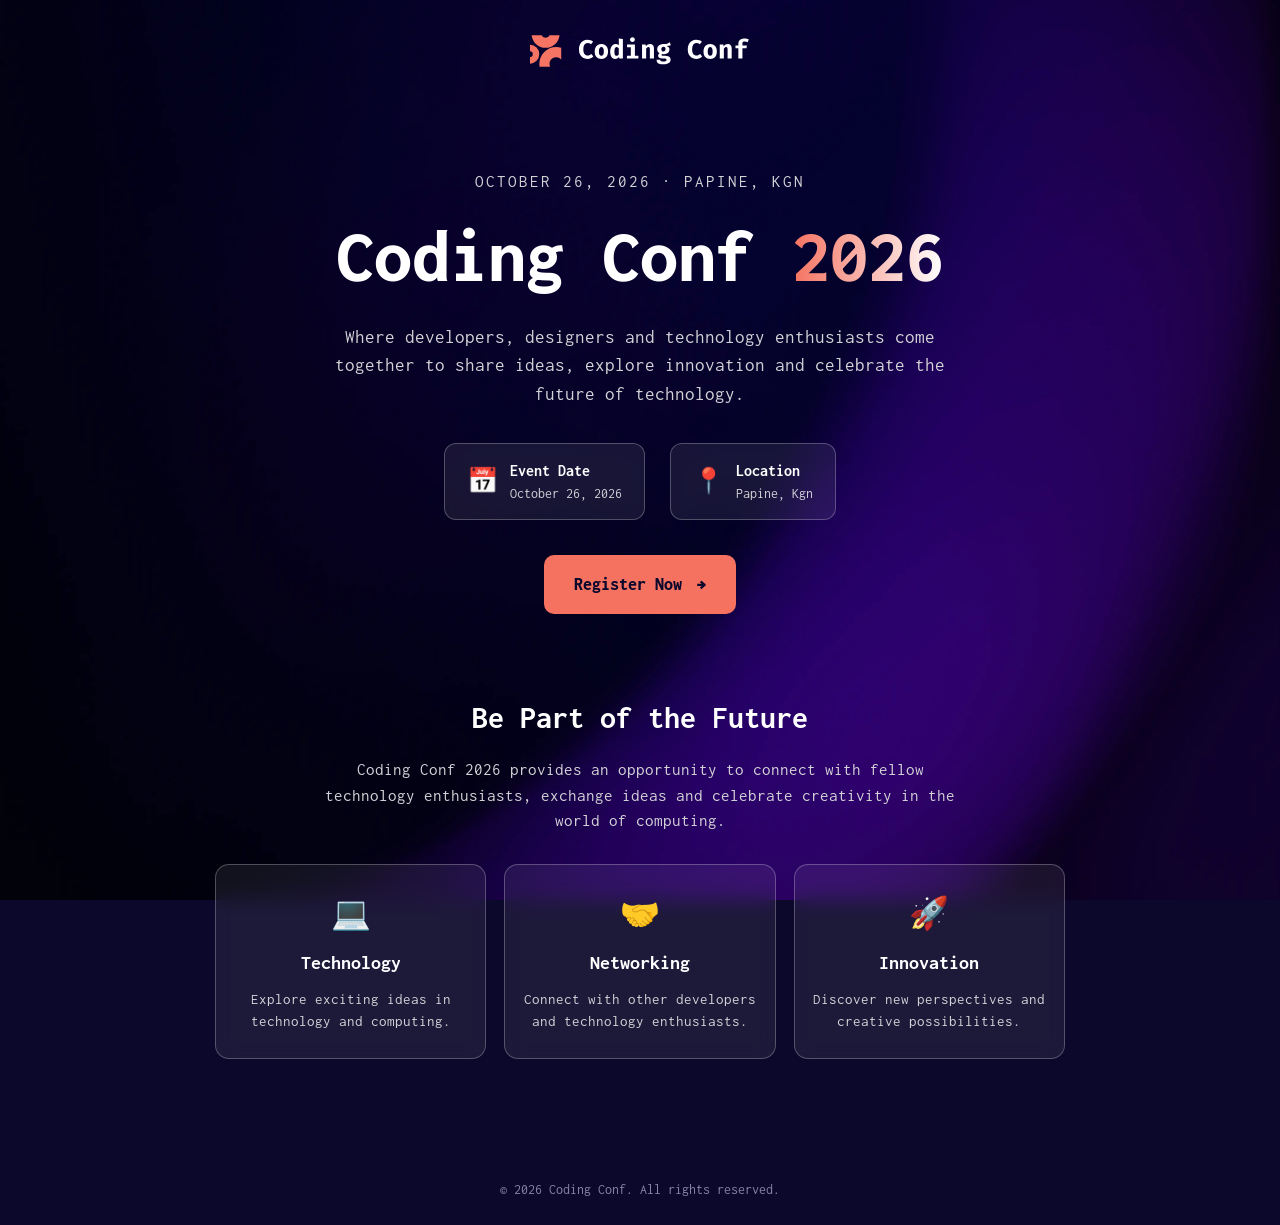
<file: index.html>
<!DOCTYPE html>
<html lang="en">
<head>
    <meta charset="UTF-8">
    <meta name="viewport" content="width=device-width, initial-scale=1.0">
    <meta name="description" content="Register for Coding Conf 2026, a technology conference celebrating coding and innovation.">
    <title>Coding Conf 2026 | Home</title>
    <link rel="stylesheet" href="css/style.css">
</head>

<body class="home-page">

    <header class="site-header">
        <a href="index.html" class="brand" aria-label="Coding Conf home">
            <img src="assets/images/logo-full.svg" alt="Coding Conf">
        </a>
    </header>

    <main class="home-main">
        <section class="hero">
            <p class="eyebrow">OCTOBER 26, 2026 · PAPINE, KGN</p>

            <h1>
                Coding Conf <span>2026</span>
            </h1>

            <p class="hero-description">
                Where developers, designers and technology enthusiasts
                come together to share ideas, explore innovation and
                celebrate the future of technology.
            </p>

            <div class="event-details">
                <div class="event-detail">
                    <span class="detail-icon">📅</span>
                    <div>
                        <h2>Event Date</h2>
                        <p>October 26, 2026</p>
                    </div>
                </div>

                <div class="event-detail">
                    <span class="detail-icon">📍</span>
                    <div>
                        <h2>Location</h2>
                        <p>Papine, Kgn</p>
                    </div>
                </div>
            </div>

            <a href="login.html" class="primary-button">
                Register Now
                <span aria-hidden="true">→</span>
            </a>
        </section>

        <section class="about-section">
            <h2>Be Part of the Future</h2>

            <p>
                Coding Conf 2026 provides an opportunity to connect
                with fellow technology enthusiasts, exchange ideas
                and celebrate creativity in the world of computing.
            </p>

            <div class="feature-grid">
                <article class="feature-card">
                    <span class="feature-icon">💻</span>
                    <h3>Technology</h3>
                    <p>Explore exciting ideas in technology and computing.</p>
                </article>

                <article class="feature-card">
                    <span class="feature-icon">🤝</span>
                    <h3>Networking</h3>
                    <p>Connect with other developers and technology enthusiasts.</p>
                </article>

                <article class="feature-card">
                    <span class="feature-icon">🚀</span>
                    <h3>Innovation</h3>
                    <p>Discover new perspectives and creative possibilities.</p>
                </article>
            </div>
        </section>
    </main>

    <footer class="site-footer">
        <p>© 2026 Coding Conf. All rights reserved.</p>
    </footer>

</body>
</html>
</file>
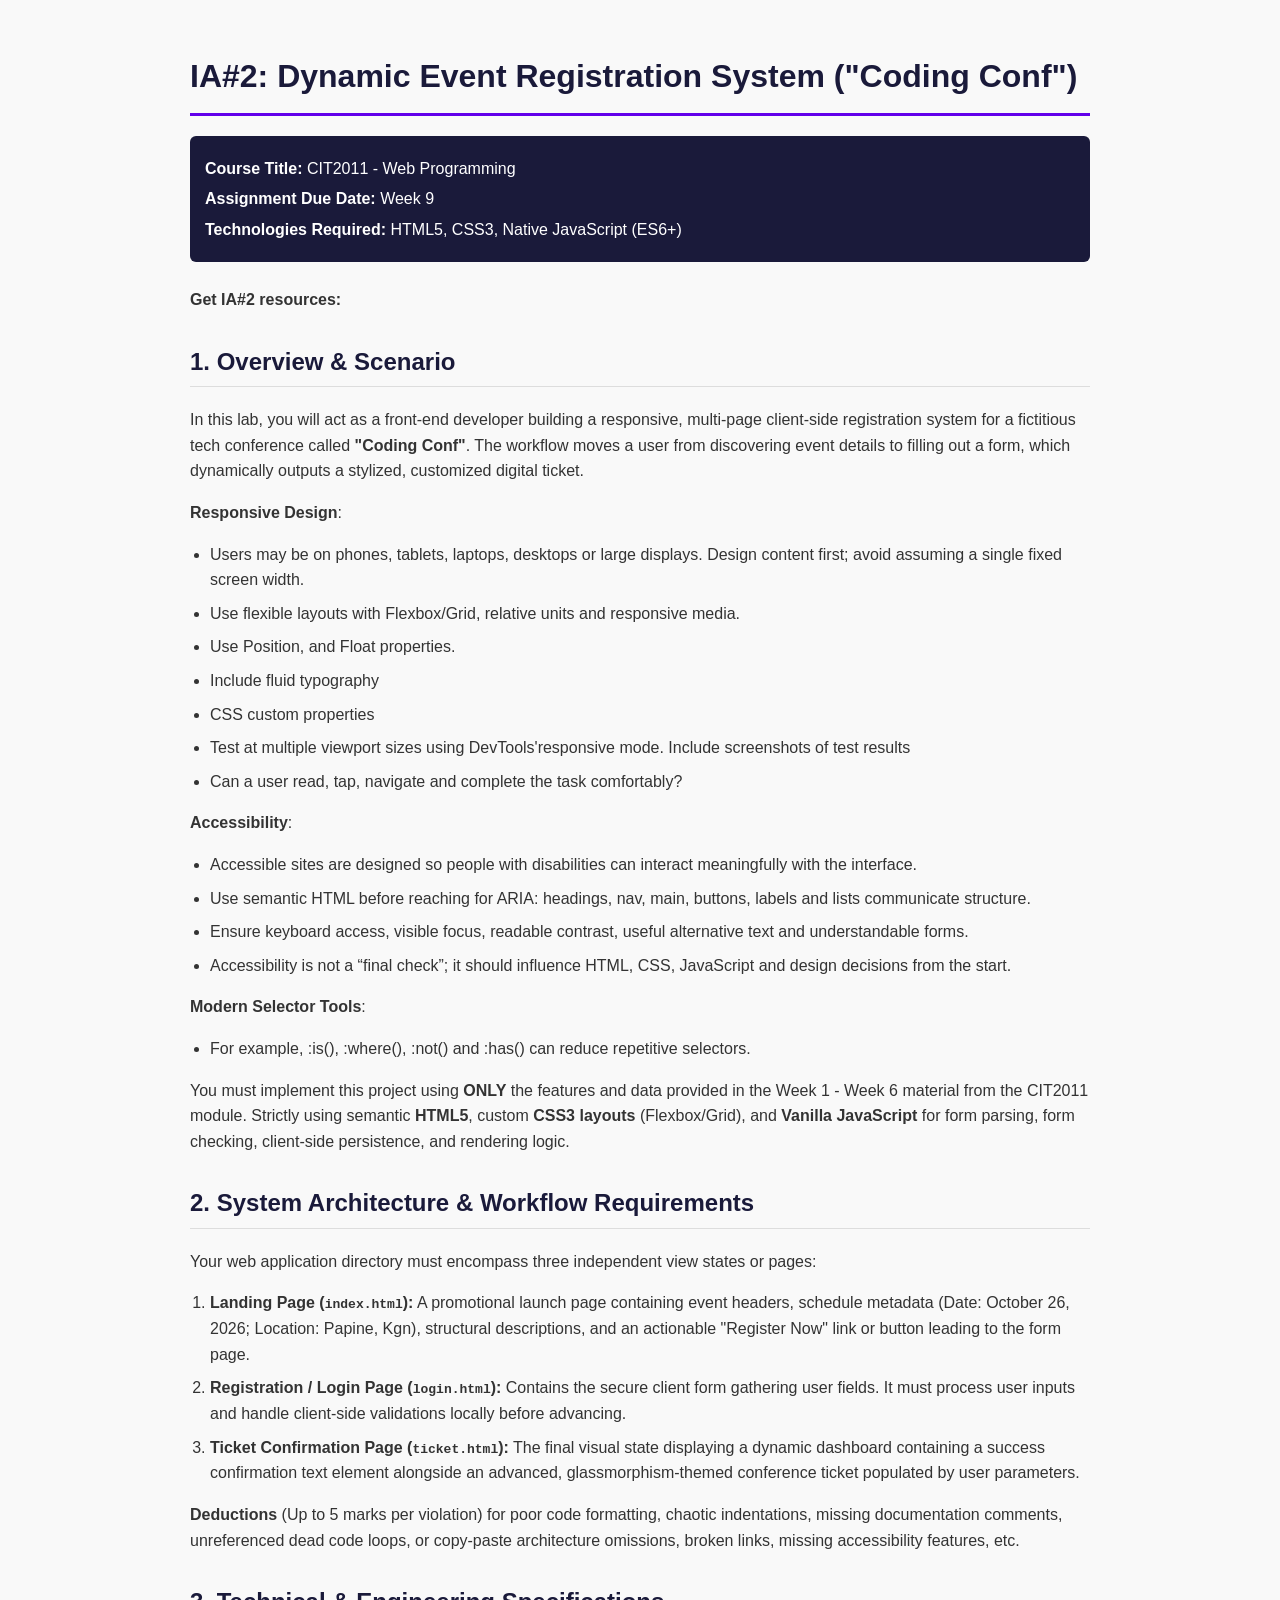
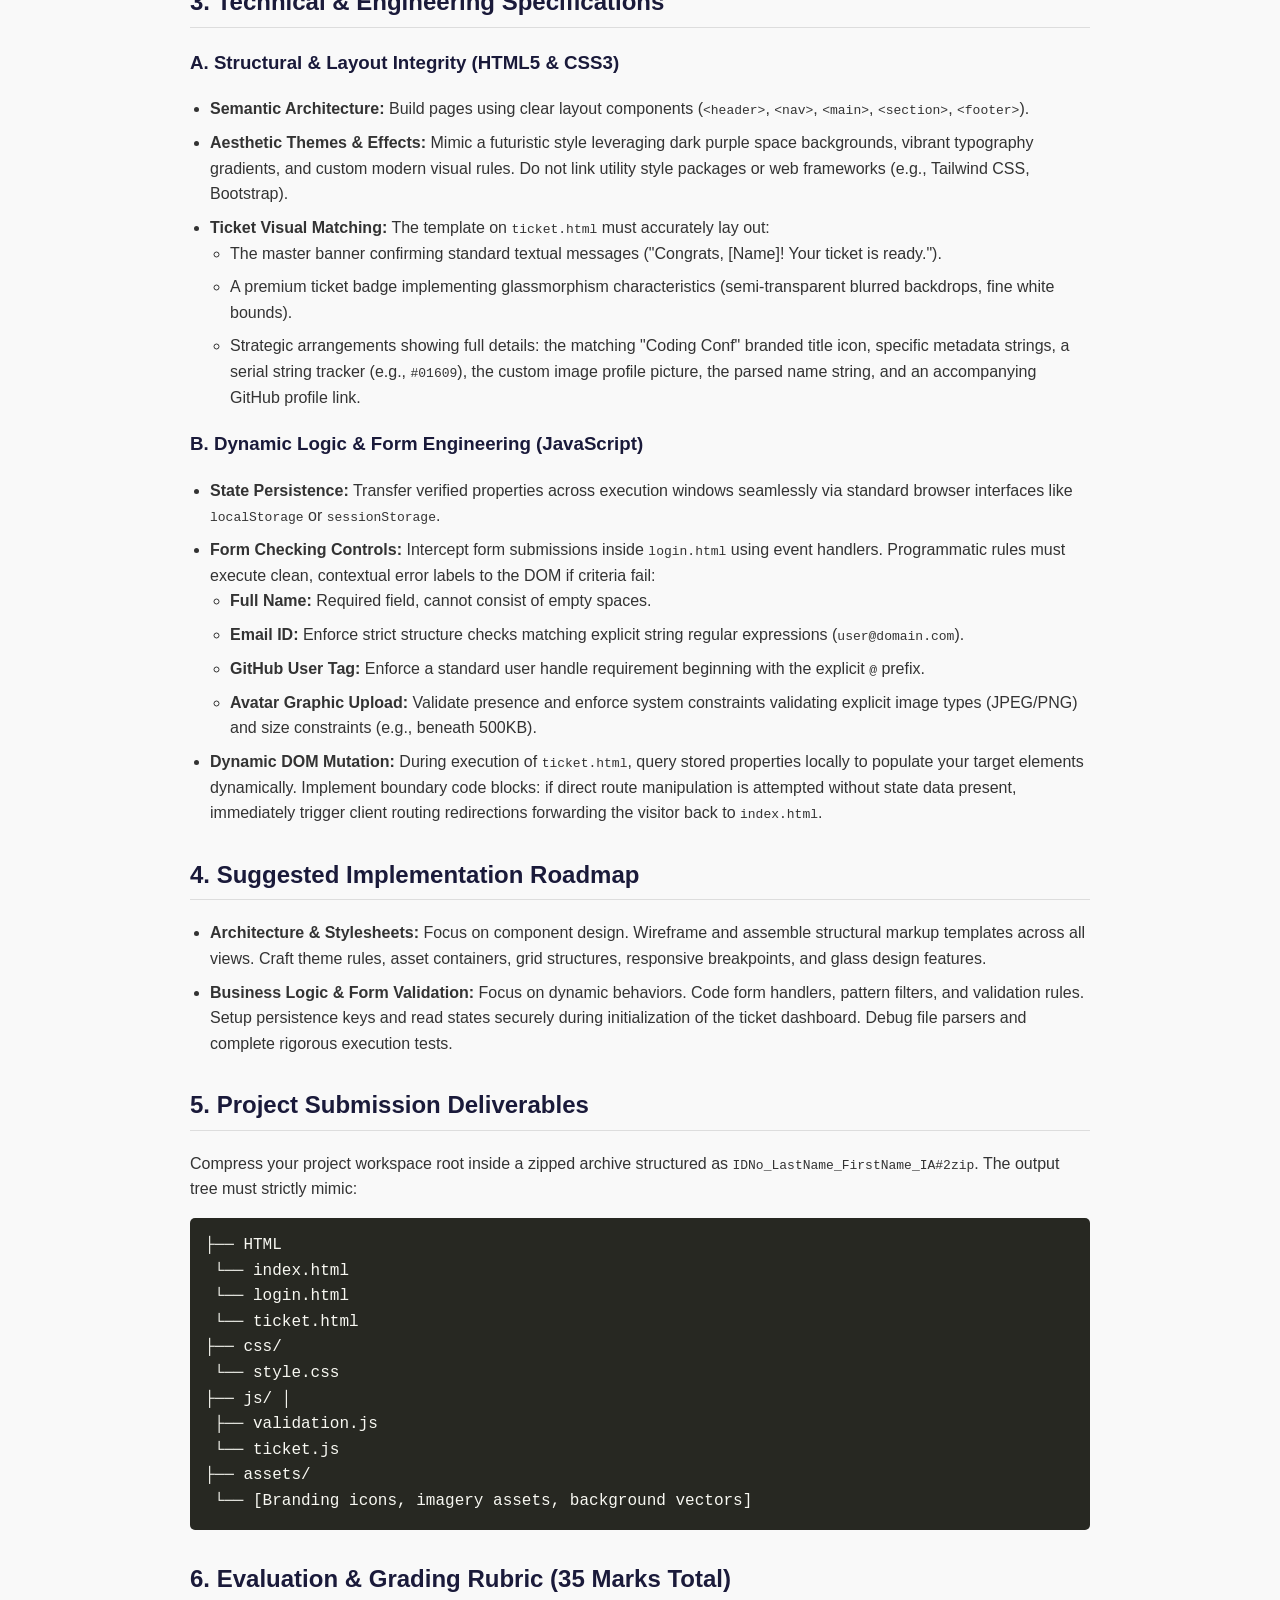
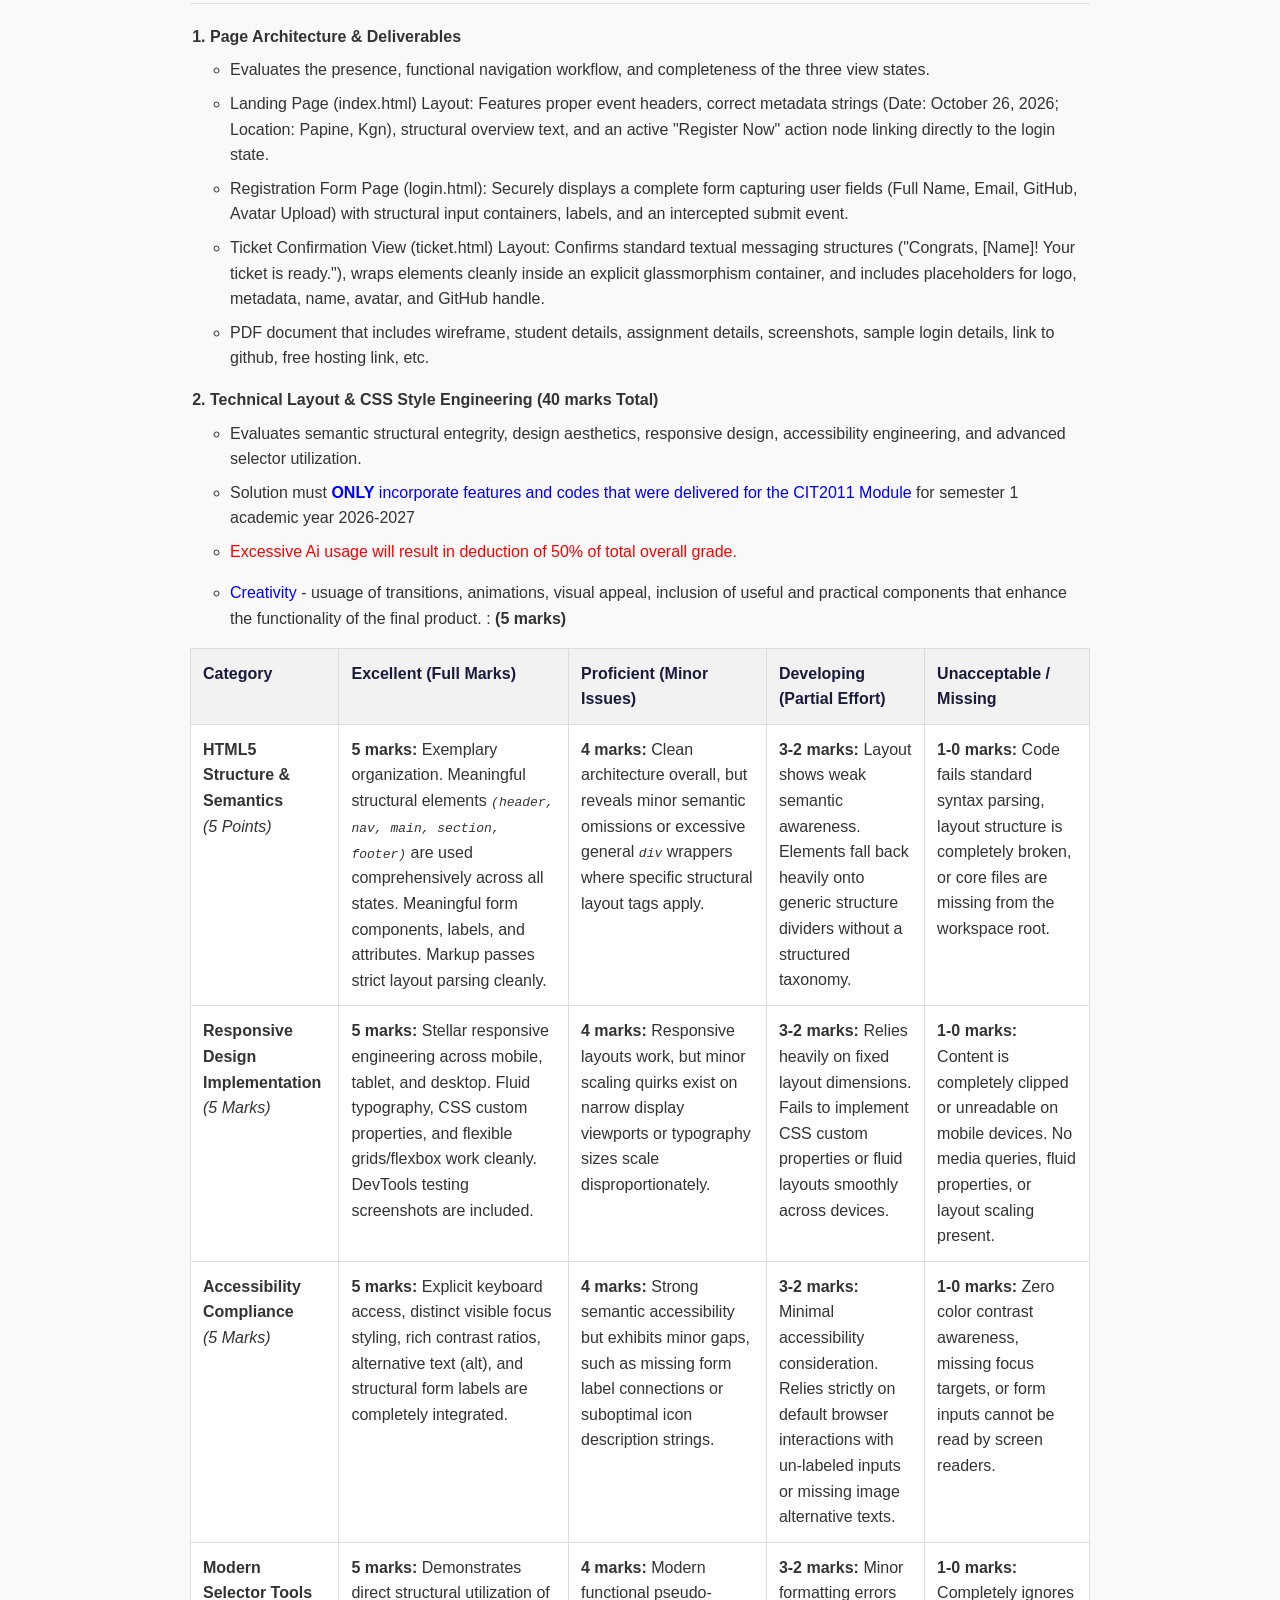
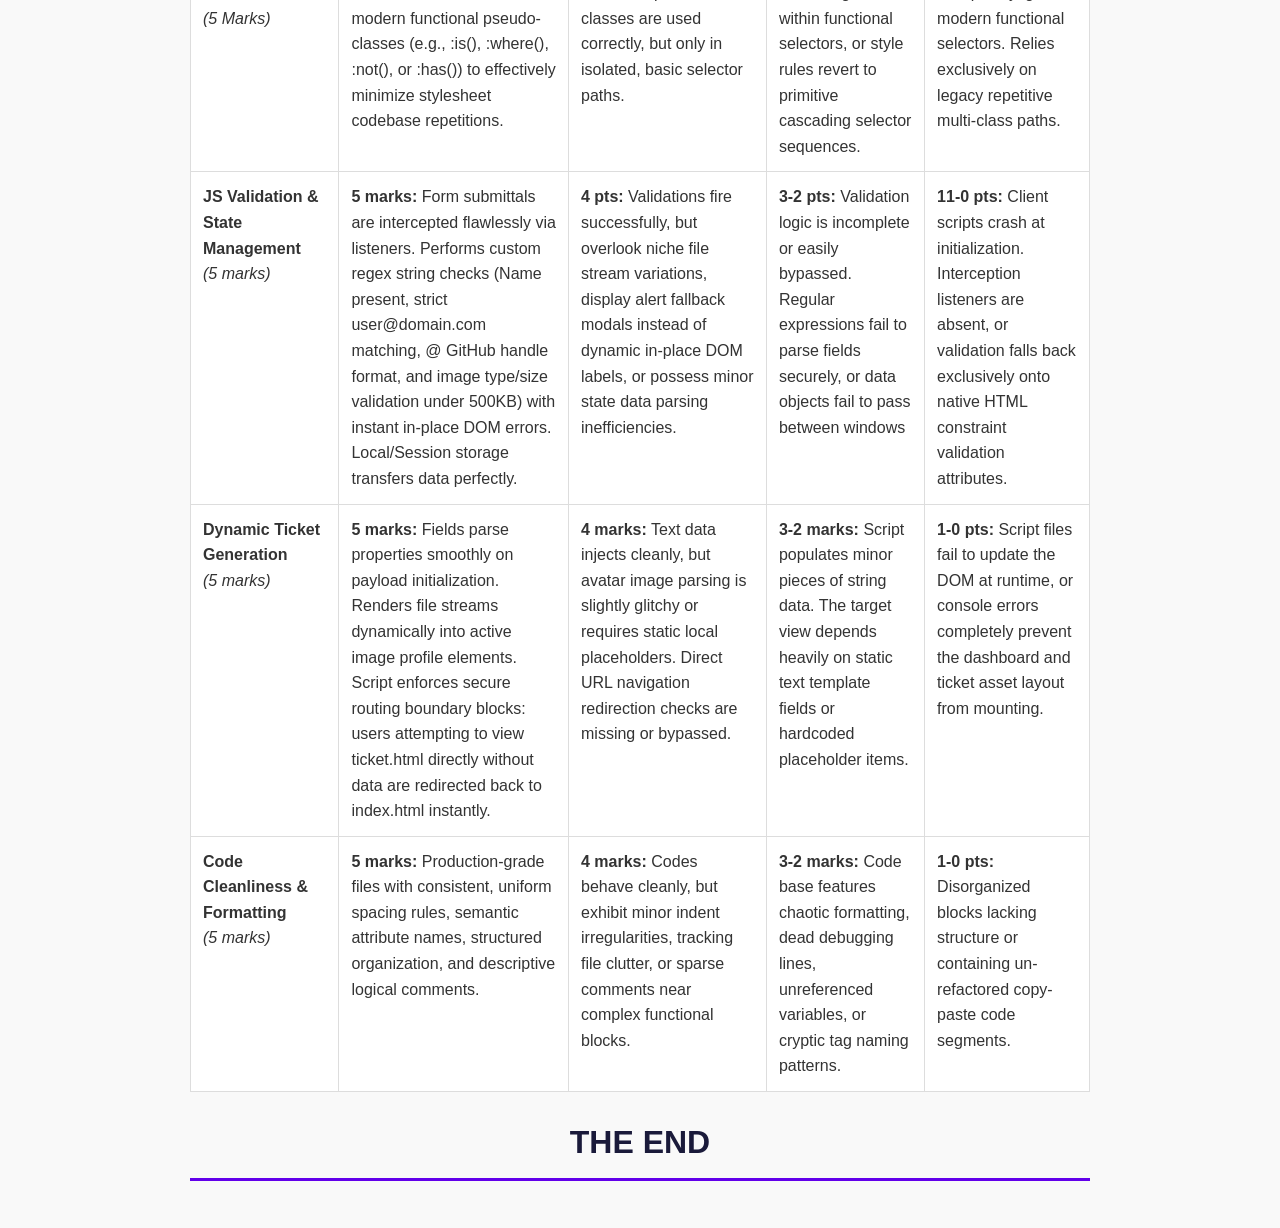
<file: CIT2011_IA#2_Instructions.html>
<!doctype html>
<html lang="en">
  <head>
    <meta charset="UTF-8" />
    <title>CIT2011 - Web Programming IA#2 - Coding Conf</title>
    <style>
      body {
        font-family: "Segoe UI", Tahoma, Geneva, Verdana, sans-serif;
        line-height: 1.6;
        color: #333;
        max-width: 900px;
        margin: 0 auto;
        padding: 30px;
        background-color: #f9f9f9;
      }
      h1,
      h2,
      h3 {
        color: #1a1a3a;
      }
      h1 {
        border-bottom: 3px solid #6200ea;
        padding-bottom: 10px;
        margin-bottom: 20px;
      }
      h2 {
        border-bottom: 1px solid #ddd;
        padding-bottom: 5px;
        margin-top: 30px;
      }
      .meta-info {
        background-color: #1a1a3a;
        color: white;
        padding: 15px;
        border-radius: 6px;
        margin-bottom: 25px;
      }
      .meta-info p {
        margin: 5px 0;
      }
      table {
        width: 100%;
        border-collapse: collapse;
        margin-top: 15px;
        margin-bottom: 25px;
        background-color: white;
      }
      th,
      td {
        border: 1px solid #ddd;
        padding: 12px;
        text-align: left;
        vertical-align: top;
      }
      th {
        background-color: #f2f2f2;
        color: #1a1a3a;
      }
      ul,
      ol {
        padding-left: 20px;
      }
      li {
        margin-bottom: 8px;
      }
      .code-block {
        background-color: #272822;
        color: #f8f8f2;
        padding: 15px;
        border-radius: 5px;
        font-family: "Courier New", Courier, monospace;
        overflow-x: auto;
        margin: 15px 0;
      }
    </style>
  </head>
  <body>
    <h1>IA#2: Dynamic Event Registration System ("Coding Conf")</h1>

    <div class="meta-info">
      <p><strong>Course Title:</strong> CIT2011 - Web Programming</p>
      <p><strong>Assignment Due Date:</strong> Week 9</p>
      <p>
        <strong>Technologies Required:</strong> HTML5, CSS3, Native JavaScript
        (ES6+)
      </p>
    </div>
    <h4>Get IA#2 resources: <a href=""></a></h4>
    <h2>1. Overview &amp; Scenario</h2>
    <p>
      In this lab, you will act as a front-end developer building a responsive,
      multi-page client-side registration system for a fictitious tech
      conference called <strong>"Coding Conf"</strong>. The workflow moves a
      user from discovering event details to filling out a form, which
      dynamically outputs a stylized, customized digital ticket.
    </p>
    <p><strong>Responsive Design</strong>:
    <ul>
        <li>Users may be on phones, tablets, laptops, desktops or large displays. Design content first; avoid assuming a single fixed screen width.</li>
        <li>Use flexible layouts with Flexbox/Grid, relative units and responsive media.</li>
        <li>Use Position, and Float properties.</li>
        <li>Include fluid typography</li>
        <li>CSS custom properties</li>
        <li>Test at multiple viewport sizes using DevTools'responsive mode. Include screenshots of test results</li>
        <li>Can a user read, tap, navigate and complete the task comfortably?</li>
    </ul></p>
<p><strong>Accessibility</strong>:                      
    <ul>
        <li>Accessible sites are designed so people with disabilities can interact meaningfully with the interface.</li>
        <li>Use semantic HTML before reaching for ARIA: headings, nav, main, buttons, labels and lists communicate structure.</li>
        <li>Ensure keyboard access, visible focus, readable contrast, useful alternative text and understandable forms.</li>
        <li>Accessibility is not a “final check”; it should influence HTML, CSS, JavaScript and design decisions from the start.</li>
    </ul></p>
    <p><strong>Modern Selector Tools</strong>:
        <ul><li>For example, :is(), :where(), :not() and :has() can reduce repetitive selectors.
        </li> </ul>      
    </p>

    <p>
      You must implement this project using <strong>ONLY</strong> the features and data provided in the Week 1 - Week 6 material from the CIT2011 module.
    
      Strictly using semantic
      <strong>HTML5</strong>, custom
      <strong>CSS3 layouts</strong> (Flexbox/Grid), and
      <strong>Vanilla JavaScript</strong> for form parsing, form checking,
      client-side persistence, and rendering logic.
    </p>

    <h2>2. System Architecture &amp; Workflow Requirements</h2>
    <p>
      Your web application directory must encompass three independent view
      states or pages:
    </p>
    <ol>
      <li>
        <strong>Landing Page (<code>index.html</code>):</strong> A promotional
        launch page containing event headers, schedule metadata (Date: October
        26, 2026; Location: Papine, Kgn), structural descriptions, and an
        actionable "Register Now" link or button leading to the form page. 
      </li>
      <li>
        <strong>Registration / Login Page (<code>login.html</code>):</strong>
        Contains the secure client form gathering user fields. It must process
        user inputs and handle client-side validations locally before advancing. 
      </li>
      <li>
        <strong>Ticket Confirmation Page (<code>ticket.html</code>):</strong>
        The final visual state displaying a dynamic dashboard containing a
        success confirmation text element alongside an advanced,
        glassmorphism-themed conference ticket populated by user parameters. 
      </li>
    </ol>
    <p> <strong>Deductions</strong> (Up to 5 marks per violation) for poor code formatting, chaotic indentations, missing documentation comments, 
        unreferenced dead code loops, or copy-paste architecture omissions, broken links, missing accessibility features, etc.</p>

    <h2>3. Technical &amp; Engineering Specifications</h2>

    <h3>A. Structural &amp; Layout Integrity (HTML5 &amp; CSS3)</h3>
    <ul>
      <li>
        <strong>Semantic Architecture:</strong> Build pages using clear layout
        components (<code>&lt;header&gt;</code>, <code>&lt;nav&gt;</code>,
        <code>&lt;main&gt;</code>, <code>&lt;section&gt;</code>,
        <code>&lt;footer&gt;</code>).
      </li>
      <li>
        <strong>Aesthetic Themes &amp; Effects:</strong> Mimic a futuristic
        style leveraging dark purple space backgrounds, vibrant typography
        gradients, and custom modern visual rules. Do not link utility style
        packages or web frameworks (e.g., Tailwind CSS, Bootstrap).
      </li>
      <li>
        <strong>Ticket Visual Matching:</strong> The template on
        <code>ticket.html</code> must accurately lay out:
        <ul>
          <li>
            The master banner confirming standard textual messages ("Congrats,
            [Name]! Your ticket is ready.").
          </li>
          <li>
            A premium ticket badge implementing glassmorphism characteristics
            (semi-transparent blurred backdrops, fine white bounds).
          </li>
          <li>
            Strategic arrangements showing full details: the matching "Coding
            Conf" branded title icon, specific metadata strings, a serial string
            tracker (e.g., <code>#01609</code>), the custom image profile
            picture, the parsed name string, and an accompanying GitHub profile
            link.
          </li>
        </ul>
      </li>
    </ul>

    <h3>B. Dynamic Logic &amp; Form Engineering (JavaScript)</h3> 
    <ul>
      <li>
        <strong>State Persistence:</strong> Transfer verified properties across
        execution windows seamlessly via standard browser interfaces like
        <code>localStorage</code> or <code>sessionStorage</code>.
      </li>
      <li>
        <strong>Form Checking Controls:</strong> Intercept form submissions
        inside <code>login.html</code> using event handlers. Programmatic rules
        must execute clean, contextual error labels to the DOM if criteria fail:
        <ul>
          <li>
            <strong>Full Name:</strong> Required field, cannot consist of empty
            spaces.
          </li>
          <li>
            <strong>Email ID:</strong> Enforce strict structure checks matching
            explicit string regular expressions (<code>user@domain.com</code>).
          </li>
          <li>
            <strong>GitHub User Tag:</strong> Enforce a standard user handle
            requirement beginning with the explicit <code>@</code> prefix.
          </li>
          <li>
            <strong>Avatar Graphic Upload:</strong> Validate presence and
            enforce system constraints validating explicit image types
            (JPEG/PNG) and size constraints (e.g., beneath 500KB).
          </li>
        </ul>
      </li>
      <li>
        <strong>Dynamic DOM Mutation:</strong> During execution of
        <code>ticket.html</code>, query stored properties locally to populate
        your target elements dynamically. Implement boundary code blocks: if
        direct route manipulation is attempted without state data present,
        immediately trigger client routing redirections forwarding the visitor
        back to <code>index.html</code>.
      </li>
    </ul>

    <h2>4. Suggested Implementation Roadmap</h2>
    <ul>
      <li>
        <strong>Architecture &amp; Stylesheets:</strong> Focus on
        component design. Wireframe and assemble structural markup templates
        across all views. Craft theme rules, asset containers, grid structures,
        responsive breakpoints, and glass design features.
      </li> 
      <li>
        <strong>Business Logic &amp; Form Validation:</strong> Focus on
        dynamic behaviors. Code form handlers, pattern filters, and validation
        rules. Setup persistence keys and read states securely during
        initialization of the ticket dashboard. Debug file parsers and complete
        rigorous execution tests. 
      </li>
    </ul>

    <h2>5. Project Submission Deliverables</h2>
    <p>
      Compress your project workspace root inside a zipped archive structured as
      <code>IDNo_LastName_FirstName_IA#2zip</code>. The output tree must strictly
      mimic:
    </p>
    <div class="code-block">
      ├── HTML <br>&nbsp;└── index.html <br>&nbsp;└──  login.html <br>&nbsp;└──  ticket.html <br>├── css/ <br>&nbsp;└── style.css <br>├──
      js/ │ <br>&nbsp;├── validation.js <br>&nbsp;└── ticket.js <br>├── assets/ <br>&nbsp;└── [Branding icons,
      imagery assets, background vectors]
    </div>

    <h2>6. Evaluation &amp; Grading Rubric (35 Marks Total)</h2>
    <ol>
        <strong><li> Page Architecture & Deliverables</li></strong>
        <ul>
            <li>Evaluates the presence, functional navigation workflow, and completeness of the three view states.</li>
            <li>Landing Page (index.html) Layout: Features proper event headers, correct metadata strings (Date: October 26, 2026; Location: Papine, Kgn), structural overview text, and an active "Register Now" action node linking directly to the login state.
            </li>
            <li>Registration Form Page (login.html): Securely displays a complete form capturing user fields (Full Name, Email, GitHub, Avatar Upload) with structural input containers, labels, and an intercepted submit event.
            </li>
            <li>Ticket Confirmation View (ticket.html) Layout: Confirms standard textual messaging structures ("Congrats, [Name]! Your ticket is ready."), wraps elements cleanly inside an explicit glassmorphism container, and includes placeholders for logo, metadata, name, avatar, and GitHub handle.
            </li>
            <li>PDF document that includes wireframe, student details, assignment details, screenshots, sample login details, link to github, 
                free hosting link, etc. </li>
        </ul>	
    </ol>
    <table>
        <ol start="2">
        
        <strong><li>Technical Layout & CSS Style Engineering (40 marks Total)</li></strong>
        <ul>
            <li>Evaluates semantic structural entegrity, design aesthetics, responsive design, accessibility engineering, and advanced selector utilization.
            <li>Solution must <font color = "blue"> <strong>ONLY</strong> incorporate features and codes that were delivered for the CIT2011 Module</font>  for semester 1 academic year 2026-2027</li>
            <li><font color="red">Excessive Ai usage will result in deduction of 50% of total overall grade.</font> </li>
            <li><p> <font color="blue">Creativity </font> - usuage of transitions, animations, visual appeal, inclusion of useful and practical 
                components that enhance the functionality of the final product. : <strong>(5 marks)</strong></p></li> 
        </li>
        </ul>
    </ol><thead>
        <tr>
          <th>Category</th>
          <th>Excellent (Full Marks)</th>
          <th>Proficient (Minor Issues)</th>
          <th>Developing (Partial Effort)</th>
          <th>Unacceptable / Missing</th>
        </tr>
      </thead>
      <tbody>
        <tr>
          <td>
            <strong>HTML5 Structure &amp; Semantics</strong><br /><em
              >(5 Points)</em
            >
          </td>
          <td>
            <strong>5 marks:</strong> Exemplary organization. Meaningful structural elements 
            <code><i>(header, nav, main, section, footer)</i></code> are used comprehensively across all states. 
            Meaningful form components, labels, and attributes.
            Markup passes strict layout parsing cleanly.
          </td>
          <td>
            <strong>4 marks:</strong> Clean architecture overall, but reveals minor 
            semantic omissions or excessive general <code><i>div</i></code> wrappers where specific structural layout tags apply.
          </td>
          <td>
            <strong>3-2 marks:</strong> Layout shows weak semantic awareness. 
            Elements fall back heavily onto generic structure dividers without a structured taxonomy.
          </td>
          <td>
            <strong>1-0 marks:</strong> Code fails standard syntax parsing, layout structure is completely broken, 
            or core files are missing from the workspace root.
          </td>
        </tr>
        <tr>
          <td>
            <strong>Responsive Design Implementation</strong><br/><em>(5 Marks)</em
            >
          </td>
          <td>
            <strong>5 marks:</strong> Stellar responsive engineering across mobile, tablet, and desktop. Fluid typography, 
            CSS custom properties, and flexible grids/flexbox work cleanly. DevTools testing screenshots are included.
          </td>
          <td>
            <strong>4 marks:</strong> Responsive layouts work, but minor scaling quirks exist on narrow display viewports or 
            typography sizes scale disproportionately.
          </td>
          <td>
            <strong>3-2 marks:</strong> Relies heavily on fixed layout dimensions. Fails to implement CSS custom properties or 
            fluid layouts smoothly across devices.
          </td>
          <td>
            <strong>1-0 marks:</strong> Content is completely clipped or unreadable on mobile devices. No media queries, fluid properties, 
            or layout scaling present.
          </td>
        </tr>
         <tr>
          <td>
            <strong>Accessibility Compliance</strong><br/><em>(5 Marks)</em
            >
          </td>
          <td>
            <strong>5 marks:</strong> Explicit keyboard access, distinct visible focus styling, rich contrast ratios, alternative text (alt), 
            and structural form labels are completely integrated.
          </td>
          <td>
            <strong>4 marks:</strong> Strong semantic accessibility but exhibits minor gaps, such as missing form label 
            connections or suboptimal icon description strings.
          </td>
          <td>
            <strong>3-2 marks:</strong> Minimal accessibility consideration. Relies strictly on default browser interactions 
            with un-labeled inputs or missing image alternative texts.
          </td>
          <td>
            <strong>1-0 marks:</strong> Zero color contrast awareness, missing focus targets, or form inputs cannot be read by screen readers.
          </td>
        </tr>
        <tr>
            </tr>
         <tr>
          <td>
            <strong>Modern Selector Tools</strong><br/><em>(5 Marks)</em
            >
          </td>
          <td>
            <strong>5 marks:</strong> Demonstrates direct structural utilization of modern functional pseudo-classes (e.g., :is(), :where(), :not(), or :has()) 
            to effectively minimize stylesheet codebase repetitions.
          </td>
          <td>
            <strong>4 marks:</strong> Modern functional pseudo-classes are used correctly, but only in isolated, basic selector paths.
          </td>
          <td>
            <strong>3-2 marks:</strong> Minor formatting errors within functional selectors, or style rules revert to primitive cascading selector sequences.
          </td>
          <td>
            <strong>1-0 marks:</strong> Completely ignores modern functional selectors. Relies exclusively on legacy repetitive multi-class paths.
          </td>
        </tr>
        <tr>
          <td>
            <strong>JS Validation &amp; State Management</strong><br /><em
              >(5 marks)</em
            >
          </td>
          <td>
            <strong>5 marks:</strong> Form submittals are intercepted flawlessly via listeners. 
            Performs custom regex string checks (Name present, strict user@domain.com matching, 
            @ GitHub handle format, and image type/size validation under 500KB) with instant in-place DOM errors. 
            Local/Session storage transfers data perfectly.
          </td>
          <td>
            <strong>4 pts:</strong> Validations fire successfully, but overlook niche file stream variations, 
            display alert fallback modals instead of dynamic in-place DOM labels, or possess minor state data parsing inefficiencies.
          </td>
          <td>
            <strong>3-2 pts:</strong> Validation logic is incomplete or easily bypassed. 
            Regular expressions fail to parse fields securely, or data objects fail to pass between windows
          </td>
          <td>
            <strong>11-0 pts:</strong> Client scripts crash at initialization. Interception listeners are absent, or validation 
            falls back exclusively onto native HTML constraint validation attributes.
          </td>
        </tr>
        <tr>
          <td>
            <strong>Dynamic Ticket Generation</strong><br /><em>(5 marks)</em>
          </td>
          <td>
            <strong>5 marks:</strong> Fields parse properties smoothly on payload initialization. Renders file streams dynamically into 
            active image profile elements. Script enforces secure routing boundary blocks: users attempting to view ticket.html directly 
            without data are redirected back to index.html instantly.
          </td>
          <td>
            <strong>4 marks:</strong> Text data injects cleanly, but avatar image parsing is slightly glitchy or requires static local placeholders. 
            Direct URL navigation redirection checks are missing or bypassed.
          </td>
          <td>
            <strong>3-2 marks:</strong> Script populates minor pieces of string data. The target view depends heavily on static text template 
            fields or hardcoded placeholder items.
          </td>
          <td>
            <strong>1-0 pts:</strong> Script files fail to update the DOM at runtime, or console errors completely prevent the dashboard and ticket asset layout from mounting.
          </td>
        </tr>
        <tr>
          <td>
            <strong>Code Cleanliness &amp; Formatting</strong><br /><em
              >(5 marks)</em
            >
          </td>
          <td>
            <strong>5 marks:</strong> Production-grade files with consistent,
            uniform spacing rules, semantic attribute names, structured
            organization, and descriptive logical comments.
          </td>
          <td>
            <strong>4 marks:</strong> Codes behave cleanly, but exhibit minor
            indent irregularities, tracking file clutter, or sparse comments
            near complex functional blocks.
          </td>
          <td>
            <strong>3-2 marks:</strong> Code base features chaotic formatting,
            dead debugging lines, unreferenced variables, or cryptic tag naming
            patterns.
          </td>
          <td>
            <strong>1-0 pts:</strong> Disorganized blocks lacking structure or
            containing un-refactored copy-paste code segments.
          </td>
        </tr>
      </tbody>

    </table>

    <center><h1>THE END</h1> </center>
  </body>
</html>
</file>
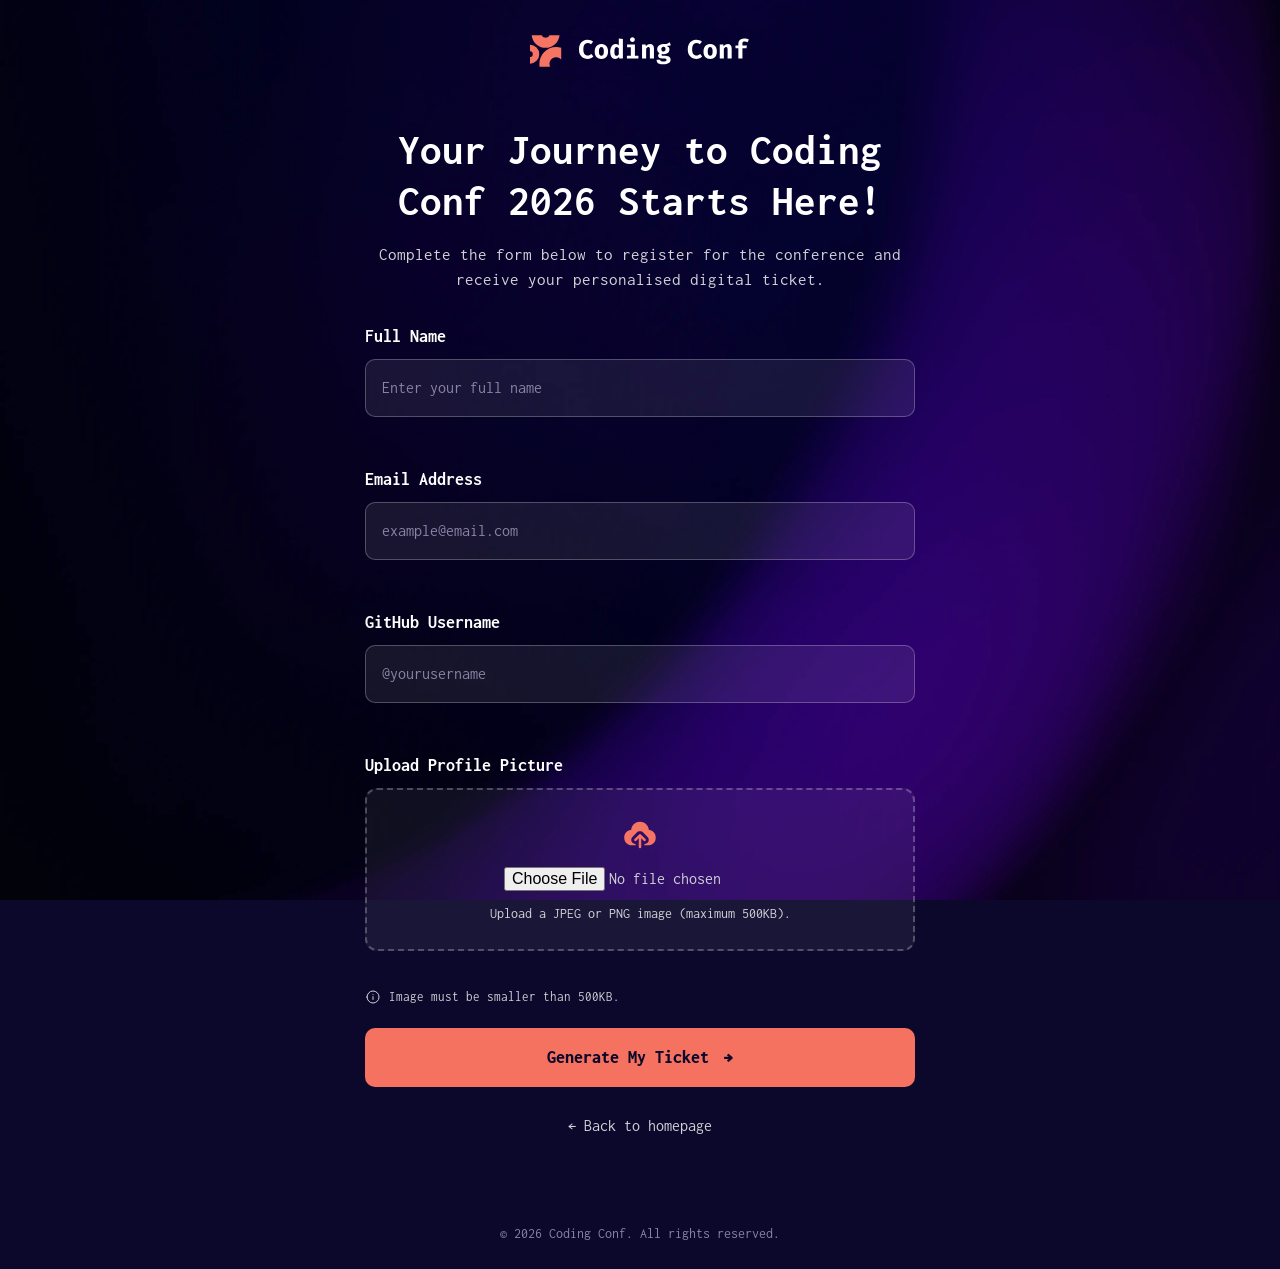
<file: login.html>
<!DOCTYPE html>
<html lang="en">
<head>
    <meta charset="UTF-8">
    <meta name="viewport" content="width=device-width, initial-scale=1.0">
    <meta name="description" content="Register for Coding Conf 2026.">
    <title>Coding Conf 2026 | Registration</title>
    <link rel="stylesheet" href="css/style.css">
</head>

<body>

    <header class="site-header">
        <a href="index.html" class="brand" aria-label="Coding Conf home">
            <img src="assets/images/logo-full.svg" alt="Coding Conf">
        </a>
    </header>

    <main class="registration-main">

        <section class="form-heading">
            <h1>Your Journey to Coding Conf 2026 Starts Here!</h1>

            <p>
                Complete the form below to register for the conference
                and receive your personalised digital ticket.
            </p>
        </section>

        <form id="registrationForm" class="registration-form" novalidate>

            <div class="form-group">
                <label for="fullName">Full Name</label>

                <input
                    type="text"
                    id="fullName"
                    name="fullName"
                    placeholder="Enter your full name"
                    autocomplete="name"
                    aria-describedby="nameError"
                >

                <small class="error-message" id="nameError" aria-live="polite"></small>
            </div>

            <div class="form-group">
                <label for="email">Email Address</label>

                <input
                    type="text"
                    id="email"
                    name="email"
                    placeholder="example@email.com"
                    autocomplete="email"
                    aria-describedby="emailError"
                >

                <small class="error-message" id="emailError" aria-live="polite"></small>
            </div>

            <div class="form-group">
                <label for="github">GitHub Username</label>

                <input
                    type="text"
                    id="github"
                    name="github"
                    placeholder="@yourusername"
                    aria-describedby="githubError"
                >

                <small class="error-message" id="githubError" aria-live="polite"></small>
            </div>

            <div class="form-group">
                <label for="avatar">Upload Profile Picture</label>

                <div class="upload-area">
                    <img
                        src="assets/images/icon-upload.svg"
                        alt=""
                        class="upload-icon"
                    >

                    <input
                        type="file"
                        id="avatar"
                        name="avatar"
                        accept=".jpg,.jpeg,.png,image/jpeg,image/png"
                        aria-describedby="avatarError uploadHint"
                    >

                    <p id="uploadHint">
                        Upload a JPEG or PNG image (maximum 500KB).
                    </p>
                </div>

                <small class="error-message" id="avatarError" aria-live="polite"></small>

                <p class="upload-note">
                    <img src="assets/images/icon-info.svg" alt="">
                    Image must be smaller than 500KB.
                </p>
            </div>

            <button type="submit" class="primary-button submit-button">
                Generate My Ticket
                <span aria-hidden="true">→</span>
            </button>

            <p class="back-link">
                <a href="index.html">← Back to homepage</a>
            </p>

        </form>

    </main>

    <footer class="site-footer">
        <p>© 2026 Coding Conf. All rights reserved.</p>
    </footer>

    <script src="js/validation.js"></script>

</body>
</html>
</file>
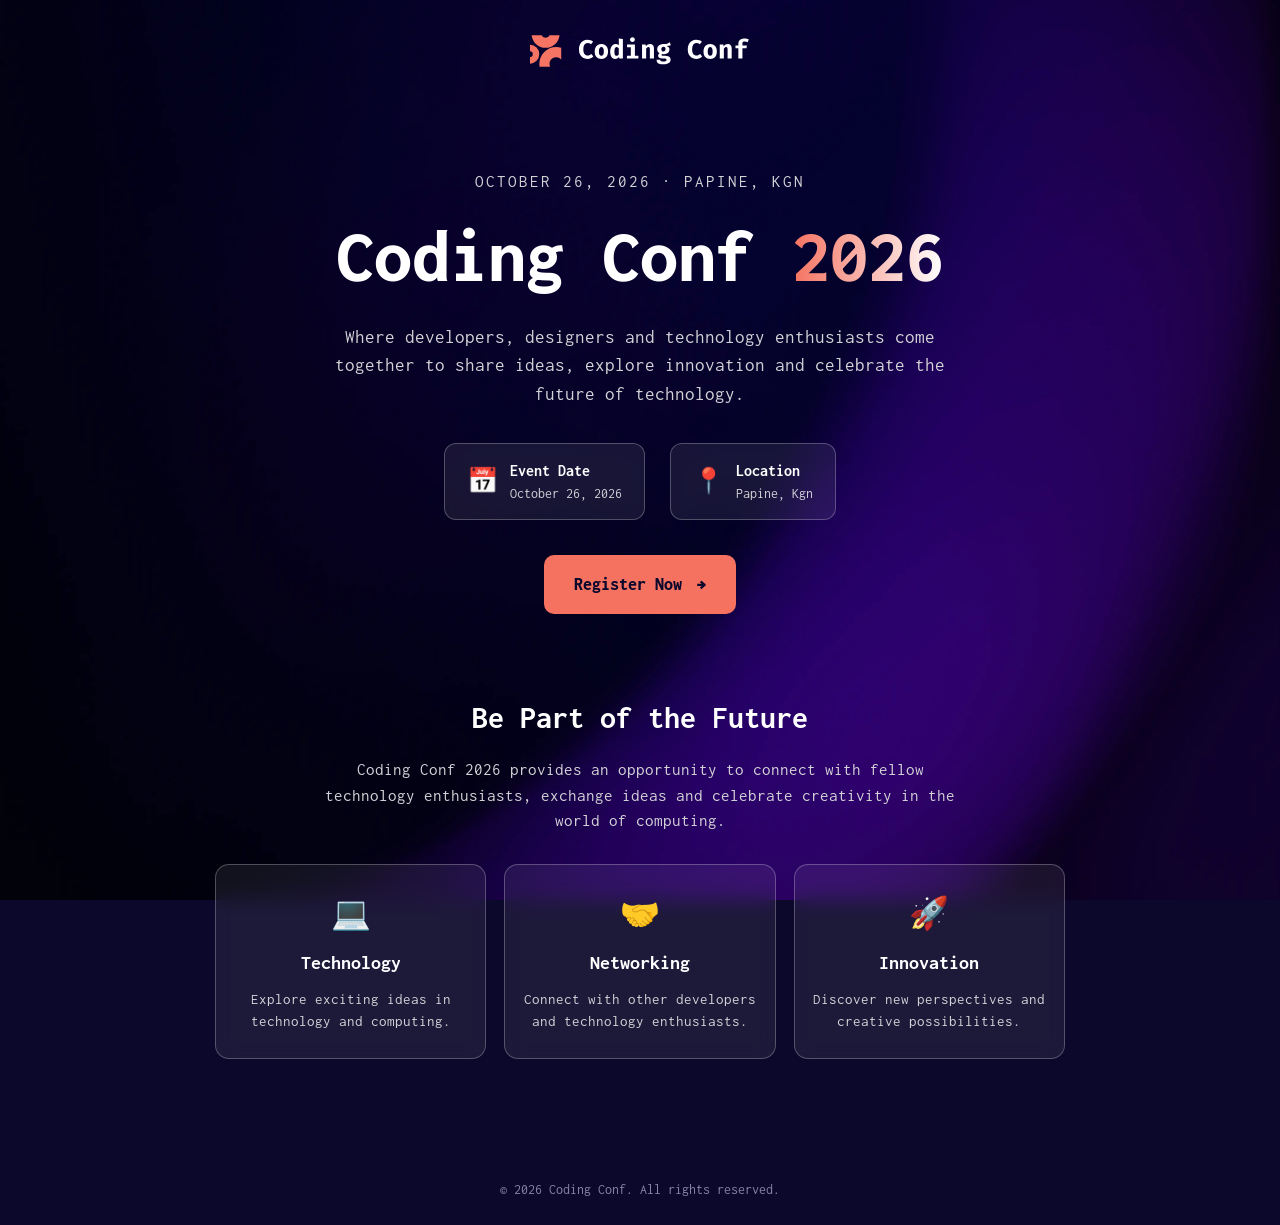
<file: ticket.html>
<!DOCTYPE html>
<html lang="en">
<head>
    <meta charset="UTF-8">
    <meta name="viewport" content="width=device-width, initial-scale=1.0">
    <meta name="description" content="Your Coding Conf 2026 digital ticket.">
    <title>Coding Conf 2026 | Your Ticket</title>
    <link rel="stylesheet" href="css/style.css">
</head>

<body>

    <header class="site-header">
        <a href="index.html" class="brand" aria-label="Coding Conf home">
            <img src="assets/images/logo-full.svg" alt="Coding Conf">
        </a>
    </header>

    <main class="ticket-main">

        <section class="success-heading">
            <h1 id="successMessage">
                Congratulations! Your ticket is ready.
            </h1>

            <p>
                Your registration for Coding Conf 2026 has been completed
                successfully. We look forward to seeing you!
            </p>
        </section>

        <section class="ticket-card" aria-label="Conference registration ticket">

            <div class="ticket-content">

                <div class="ticket-brand">
                    <img src="assets/images/logo-mark.svg" alt="">
                    <div>
                        <h2>Coding Conf</h2>
                        <p>2026</p>
                    </div>
                </div>

                <div class="ticket-event-details">
                    <p>October 26, 2026</p>
                    <p>Papine, Kgn</p>
                </div>

                <div class="attendee-information">

                    <img
                        id="ticketAvatar"
                        src="assets/images/image-avatar.jpg"
                        alt="Attendee profile picture"
                        class="attendee-avatar"
                    >

                    <div class="attendee-details">
                        <h3 id="ticketName">Attendee Name</h3>

                        <a
                            id="ticketGithub"
                            href="https://github.com/"
                            target="_blank"
                            rel="noopener noreferrer"
                        >
                            <img src="assets/images/icon-github.svg" alt="">
                            <span id="githubUsername">@username</span>
                        </a>
                    </div>

                </div>

            </div>

            <div class="ticket-number">
                <span>Ticket No.</span>
                <strong id="ticketNumber">#00000</strong>
            </div>

        </section>

        <div class="ticket-actions">
            <button
                type="button"
                class="primary-button"
                onclick="window.print()"
            >
                Print Ticket
            </button>

            <a href="index.html" class="secondary-button">
                Back to Homepage
            </a>
        </div>

    </main>

    <footer class="site-footer">
        <p>© 2026 Coding Conf. All rights reserved.</p>
    </footer>

    <script src="js/ticket.js"></script>

</body>
</html>
</file>
<file: css/style.css>
/* =====================================
   CODING CONF 2026
   Main Stylesheet
   ===================================== */

/* Google Font */
@import url('https://fonts.googleapis.com/css2?family=Inconsolata:wght@400;500;700;800&display=swap');

/* CSS Variables */
:root {
    --background: hsl(248, 70%, 10%);
    --surface: hsl(245, 19%, 20%);
    --white: hsl(0, 0%, 100%);
    --light-grey: hsl(252, 6%, 83%);
    --muted: hsl(245, 15%, 58%);
    --orange: hsl(7, 88%, 67%);
    --orange-dark: hsl(7, 71%, 60%);
    --error: #ff7777;
    --border: rgba(255, 255, 255, 0.25);
    --font: 'Inconsolata', monospace;
}

/* General Reset */
* {
    margin: 0;
    padding: 0;
    box-sizing: border-box;
}

html {
    scroll-behavior: smooth;
}

body {
    min-height: 100vh;
    font-family: var(--font);
    color: var(--white);
    background-color: var(--background);
    background-image: url('../assets/images/background-desktop.png');
    background-position: center;
    background-size: cover;
    background-attachment: fixed;
    overflow-x: hidden;
    line-height: 1.5;
}

a {
    color: inherit;
    text-decoration: none;
}

button,
input {
    font: inherit;
}

button,
a {
    -webkit-tap-highlight-color: transparent;
}

:focus-visible {
    outline: 3px solid var(--orange);
    outline-offset: 4px;
}

/* Header */
.site-header {
    width: 100%;
    display: flex;
    justify-content: center;
    padding: 35px 20px 15px;
}

.brand img {
    width: 220px;
    max-width: 100%;
}

/* Main Containers */
.home-main,
.registration-main,
.ticket-main {
    width: min(100% - 40px, 850px);
    margin: 35px auto 60px;
}

/* Homepage */
.hero {
    text-align: center;
    padding: 45px 10px;
}

.eyebrow {
    color: var(--light-grey);
    font-size: 17px;
    letter-spacing: 2px;
    margin-bottom: 20px;
}

.hero h1 {
    font-size: clamp(42px, 8vw, 76px);
    font-weight: 800;
    line-height: 1.1;
    margin-bottom: 25px;
}

.hero h1 span {
    background: linear-gradient(
        90deg,
        var(--orange),
        var(--white)
    );
    background-clip: text;
    -webkit-background-clip: text;
    color: transparent;
}

.hero-description {
    max-width: 650px;
    margin: 0 auto 35px;
    color: var(--light-grey);
    font-size: 19px;
}

.event-details {
    display: flex;
    justify-content: center;
    flex-wrap: wrap;
    gap: 25px;
    margin-bottom: 35px;
}

.event-detail {
    display: flex;
    align-items: center;
    gap: 12px;
    text-align: left;
    background: rgba(255, 255, 255, 0.08);
    border: 1px solid var(--border);
    border-radius: 12px;
    padding: 15px 22px;
    backdrop-filter: blur(10px);
}

.detail-icon {
    font-size: 25px;
}

.event-detail h2 {
    font-size: 16px;
}

.event-detail p {
    color: var(--light-grey);
    font-size: 14px;
}

/* Buttons */
.primary-button {
    display: inline-flex;
    align-items: center;
    justify-content: center;
    gap: 15px;
    border: none;
    border-radius: 10px;
    padding: 16px 30px;
    background: var(--orange);
    color: var(--background);
    font-weight: 800;
    font-size: 18px;
    cursor: pointer;
    transition: background 0.3s, transform 0.3s;
}

.primary-button:hover {
    background: var(--white);
    transform: translateY(-3px);
}

.secondary-button {
    display: inline-block;
    padding: 13px 24px;
    border: 1px solid var(--border);
    border-radius: 10px;
    transition: background 0.3s;
}

.secondary-button:hover {
    background: rgba(255, 255, 255, 0.12);
}

/* About Section */
.about-section {
    padding: 35px 0;
    text-align: center;
}

.about-section > h2 {
    font-size: 32px;
    margin-bottom: 15px;
}

.about-section > p {
    max-width: 650px;
    margin: 0 auto 30px;
    color: var(--light-grey);
    font-size: 17px;
}

.feature-grid {
    display: grid;
    grid-template-columns: repeat(3, 1fr);
    gap: 18px;
}

.feature-card {
    padding: 25px 18px;
    background: rgba(255, 255, 255, 0.07);
    border: 1px solid var(--border);
    border-radius: 14px;
    transition: transform 0.3s, background 0.3s;
}

.feature-card:hover {
    transform: translateY(-5px);
    background: rgba(255, 255, 255, 0.12);
}

.feature-icon {
    font-size: 32px;
}

.feature-card h3 {
    margin: 10px 0;
    font-size: 20px;
}

.feature-card p {
    color: var(--light-grey);
    font-size: 15px;
}

/* Registration Page */
.registration-main {
    max-width: 550px;
}

.form-heading {
    text-align: center;
    margin-bottom: 30px;
}

.form-heading h1 {
    font-size: clamp(30px, 6vw, 43px);
    line-height: 1.2;
    margin-bottom: 15px;
}

.form-heading p {
    color: var(--light-grey);
    font-size: 17px;
}

.registration-form {
    display: flex;
    flex-direction: column;
    gap: 22px;
}

.form-group {
    display: flex;
    flex-direction: column;
    gap: 9px;
}

.form-group label {
    font-size: 18px;
    font-weight: 700;
}

.form-group input:not([type="file"]) {
    width: 100%;
    padding: 16px;
    color: var(--white);
    background: rgba(255, 255, 255, 0.08);
    border: 1px solid var(--border);
    border-radius: 10px;
    font-size: 16px;
    transition: border-color 0.3s;
}

.form-group input::placeholder {
    color: var(--muted);
}

.form-group input:focus {
    border-color: var(--orange);
    outline: none;
    background: rgba(255, 255, 255, 0.12);
}

/* Upload Area */
.upload-area {
    display: flex;
    flex-direction: column;
    align-items: center;
    justify-content: center;
    gap: 12px;
    padding: 25px;
    background: rgba(255, 255, 255, 0.06);
    border: 2px dashed var(--border);
    border-radius: 12px;
    text-align: center;
    transition: border-color 0.3s;
}

.upload-area:hover {
    border-color: var(--orange);
}

.upload-icon {
    width: 40px;
    height: 40px;
}

.upload-area input {
    max-width: 100%;
    color: var(--light-grey);
}

.upload-area p {
    color: var(--light-grey);
    font-size: 14px;
}

.upload-note {
    display: flex;
    align-items: center;
    gap: 8px;
    color: var(--light-grey);
    font-size: 13px;
}

.upload-note img {
    width: 16px;
    height: 16px;
}

.error-message {
    min-height: 18px;
    color: var(--error);
    font-size: 14px;
}

.submit-button {
    width: 100%;
}

.back-link {
    text-align: center;
    color: var(--light-grey);
    margin-top: 5px;
}

.back-link a:hover {
    color: var(--orange);
}

/* Ticket Page */
.ticket-main {
    max-width: 760px;
    text-align: center;
}

.success-heading {
    margin-bottom: 45px;
}

.success-heading h1 {
    font-size: clamp(30px, 6vw, 48px);
    line-height: 1.2;
    margin-bottom: 15px;
}

.success-heading p {
    color: var(--light-grey);
    font-size: 17px;
}

/* Glassmorphism Ticket */
.ticket-card {
    display: grid;
    grid-template-columns: 1fr 90px;
    min-height: 260px;
    overflow: hidden;
    text-align: left;
    border: 2px solid rgba(255, 255, 255, 0.65);
    border-radius: 18px;
    background: rgba(255, 255, 255, 0.10);
    backdrop-filter: blur(18px);
    box-shadow: 0 15px 40px rgba(0, 0, 0, 0.25);
    position: relative;
}

.ticket-card::before {
    content: "";
    position: absolute;
    inset: 0;
    background: url('../assets/images/pattern-ticket.svg') center/cover;
    opacity: 0.12;
    pointer-events: none;
}

.ticket-content {
    position: relative;
    z-index: 1;
    padding: 25px;
}

.ticket-brand {
    display: flex;
    align-items: center;
    gap: 12px;
}

.ticket-brand > img {
    width: 40px;
    height: 40px;
}

.ticket-brand h2 {
    font-size: 27px;
}

.ticket-brand p {
    color: var(--light-grey);
    font-size: 14px;
}

.ticket-event-details {
    margin-top: 15px;
    color: var(--light-grey);
    font-size: 15px;
}

.attendee-information {
    display: flex;
    align-items: center;
    gap: 15px;
    margin-top: 30px;
}

.attendee-avatar {
    width: 75px;
    height: 75px;
    object-fit: cover;
    border-radius: 12px;
    border: 2px solid var(--white);
}

.attendee-details h3 {
    font-size: 23px;
    overflow-wrap: anywhere;
}

.attendee-details a {
    display: flex;
    align-items: center;
    gap: 7px;
    color: var(--light-grey);
    font-size: 15px;
    margin-top: 5px;
    overflow-wrap: anywhere;
}

.attendee-details a:hover {
    color: var(--orange);
}

.attendee-details a img {
    width: 17px;
    height: 17px;
}

.ticket-number {
    position: relative;
    z-index: 1;
    display: flex;
    flex-direction: column;
    justify-content: center;
    align-items: center;
    gap: 10px;
    border-left: 2px dashed var(--border);
    color: var(--light-grey);
}

.ticket-number strong {
    writing-mode: vertical-rl;
    font-size: 25px;
    letter-spacing: 2px;
    color: var(--white);
}

.ticket-actions {
    display: flex;
    justify-content: center;
    flex-wrap: wrap;
    gap: 15px;
    margin-top: 30px;
}

/* Footer */
.site-footer {
    text-align: center;
    padding: 25px 15px;
    color: var(--muted);
    font-size: 14px;
}

/* Modern CSS Selectors */
:is(.feature-card, .event-detail, .ticket-card) {
    backdrop-filter: blur(10px);
}

.form-group input:not([type="file"]):focus {
    border-color: var(--orange);
}

.registration-form:has(.error-message:not(:empty)) {
    animation: formAttention 0.3s ease;
}

/* Animation */
@keyframes formAttention {
    0% {
        transform: translateX(0);
    }

    25% {
        transform: translateX(-3px);
    }

    50% {
        transform: translateX(3px);
    }

    100% {
        transform: translateX(0);
    }
}

/* Tablet */
@media screen and (max-width: 768px) {

    body {
        background-image: url('../assets/images/background-tablet.png');
    }

    .home-main,
    .registration-main,
    .ticket-main {
        margin-top: 25px;
    }

    .feature-grid {
        grid-template-columns: 1fr;
    }

    .hero {
        padding: 30px 5px;
    }
}

/* Mobile */
@media screen and (max-width: 480px) {

    body {
        background-image: url('../assets/images/background-mobile.png');
        background-attachment: scroll;
    }

    .site-header {
        padding-top: 25px;
    }

    .brand img {
        width: 190px;
    }

    .home-main,
    .registration-main,
    .ticket-main {
        width: calc(100% - 30px);
    }

    .hero h1 {
        font-size: 43px;
    }

    .hero-description {
        font-size: 16px;
    }

    .event-details {
        flex-direction: column;
    }

    .event-detail {
        width: 100%;
    }

    .form-heading h1 {
        font-size: 32px;
    }

    .ticket-card {
        grid-template-columns: 1fr 55px;
    }

    .ticket-content {
        padding: 17px;
    }

    .ticket-brand h2 {
        font-size: 21px;
    }

    .attendee-avatar {
        width: 55px;
        height: 55px;
    }

    .attendee-details h3 {
        font-size: 18px;
    }

    .attendee-details a {
        font-size: 12px;
    }

    .ticket-number strong {
        font-size: 20px;
    }

    .ticket-actions {
        flex-direction: column;
    }

    .ticket-actions > * {
        width: 100%;
    }
}

/* Print Ticket */
@media print {

    body {
        background: white;
        color: black;
    }

    .site-header,
    .success-heading,
    .ticket-actions,
    .site-footer {
        display: none;
    }

    .ticket-main {
        width: 100%;
        margin: 50px auto;
    }

    .ticket-card {
        color: black;
        background: white;
        border: 2px solid black;
        box-shadow: none;
    }

    .ticket-event-details,
    .attendee-details a,
    .ticket-number {
        color: #333;
    }

    .ticket-number strong {
        color: black;
    }
}
</file>
